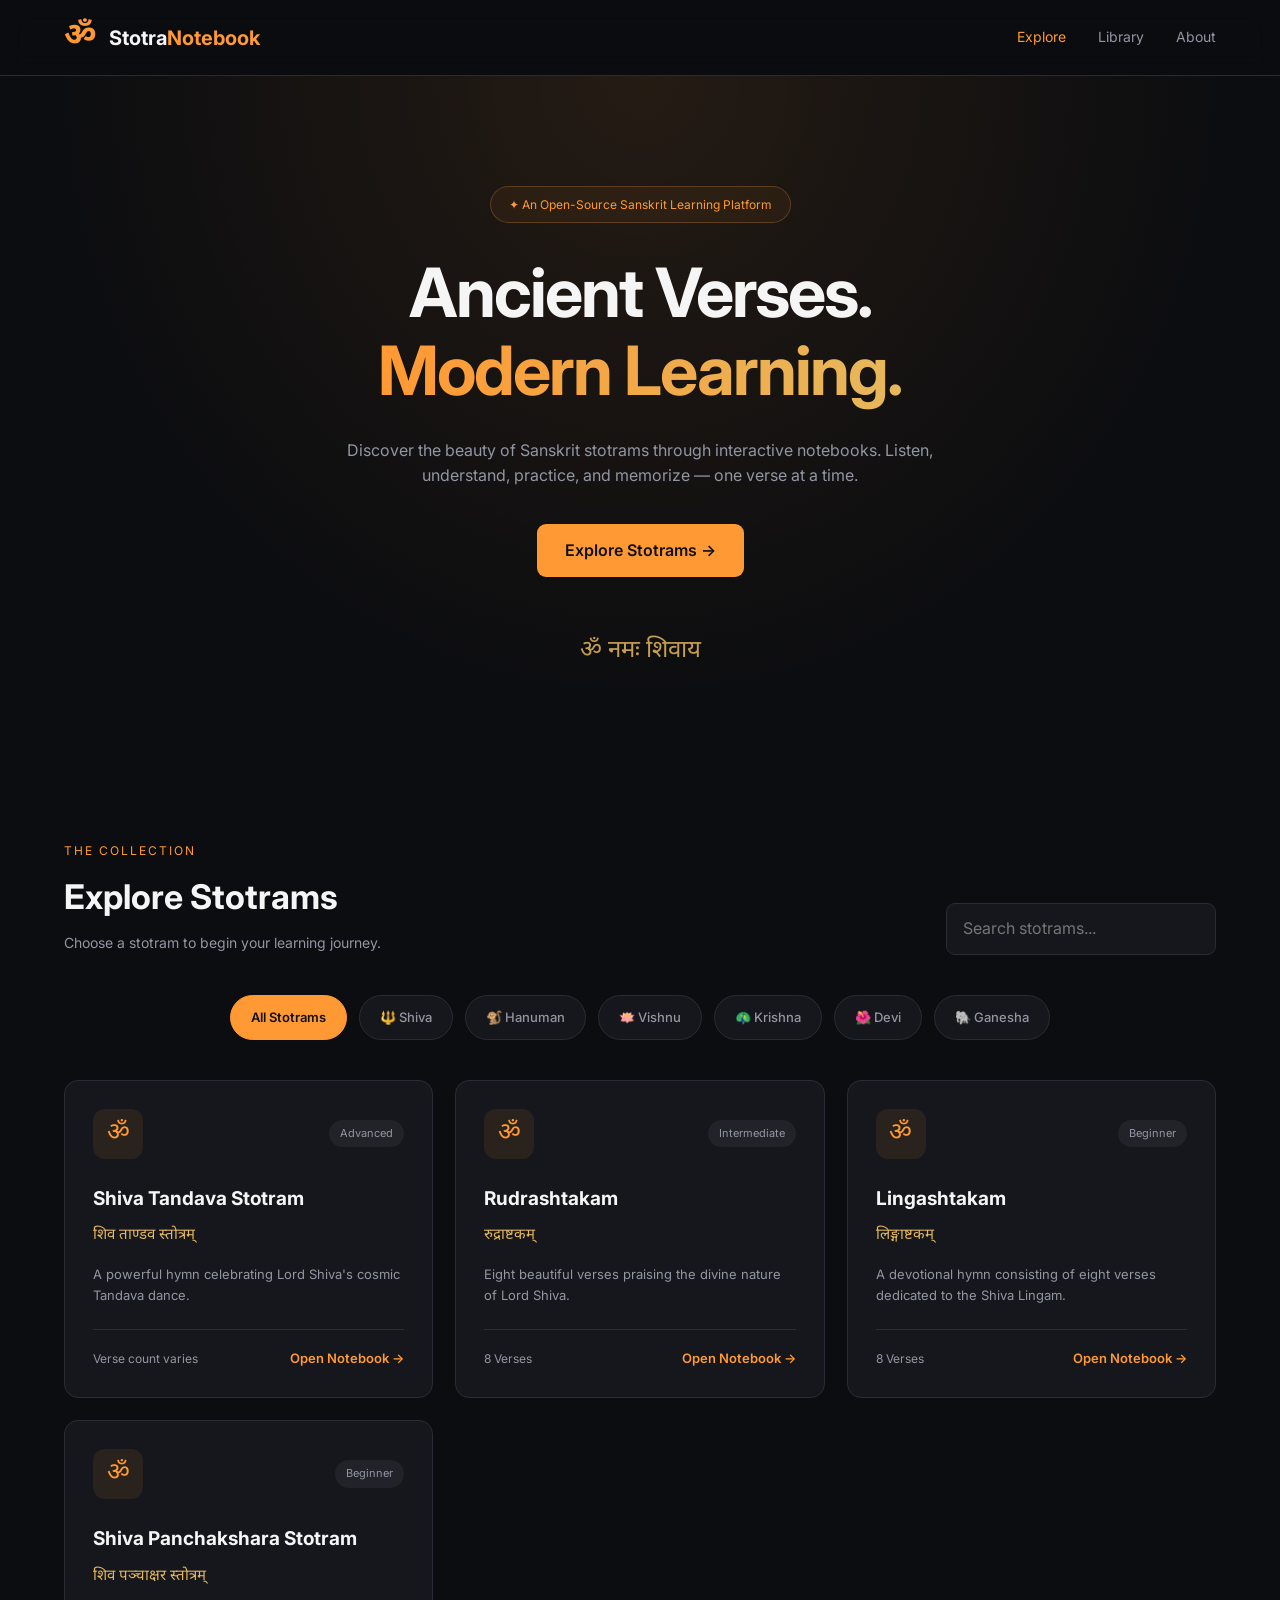
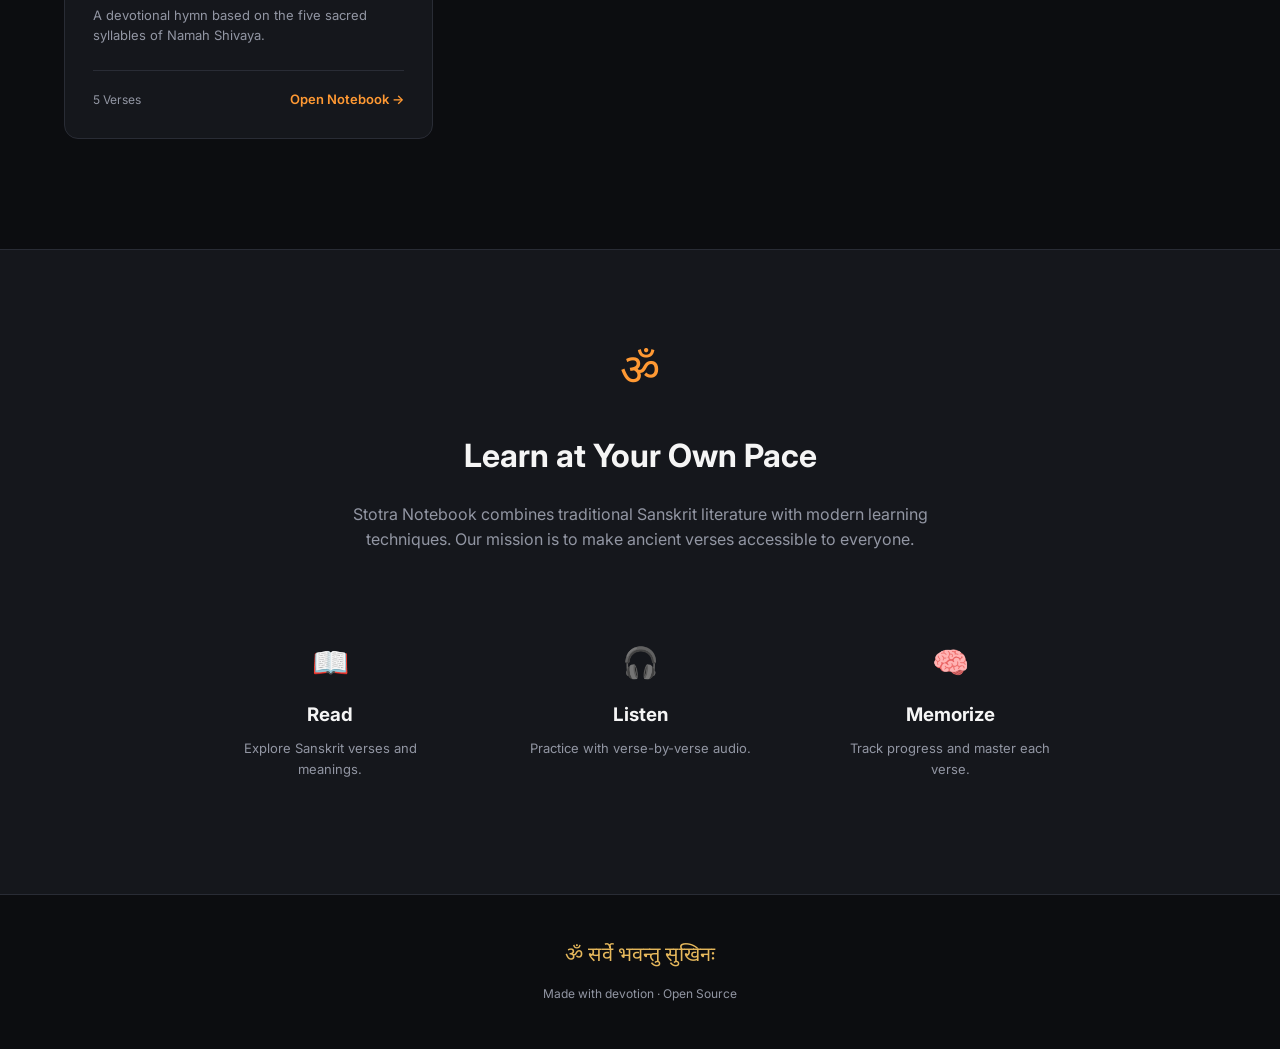
<file: index.html>
<!DOCTYPE html>
<html lang="en">
<head>
    <meta charset="UTF-8">
    <meta name="viewport" content="width=device-width, initial-scale=1.0">

    <title>Stotra Notebook | Learn Sanskrit Stotrams</title>

    <meta name="description"
          content="An interactive Sanskrit notebook to learn, listen to, and memorize Hindu stotrams.">

    <link rel="preconnect" href="https://fonts.googleapis.com">
    <link rel="preconnect" href="https://fonts.gstatic.com" crossorigin>

    <link href="https://fonts.googleapis.com/css2?family=Inter:wght@400;500;600;700&family=Noto+Sans+Devanagari:wght@400;500;600;700&display=swap"
          rel="stylesheet">

    <link rel="stylesheet" href="css/style.css">
</head>

<body>

    <!-- Navigation -->
    <header class="navbar">
        <div class="nav-container">

            <a href="index.html" class="logo">
                <span class="logo-icon">ॐ</span>
                <span>Stotra<span class="highlight">Notebook</span></span>
            </a>

            <nav class="nav-links">
                <a href="index.html" class="active">Explore</a>
                <a href="#library">Library</a>
                <a href="#about">About</a>
            </nav>

        </div>
    </header>

    <main>

        <!-- Hero -->
        <section class="hero">

            <div class="hero-badge">
                ✦ An Open-Source Sanskrit Learning Platform
            </div>

            <h1>
                Ancient Verses.<br>
                <span class="gradient-text">Modern Learning.</span>
            </h1>

            <p class="hero-description">
                Discover the beauty of Sanskrit stotrams through
                interactive notebooks. Listen, understand, practice,
                and memorize — one verse at a time.
            </p>

            <a href="#library" class="primary-btn">
                Explore Stotrams →
            </a>

            <div class="sanskrit-quote">
                ॐ नमः शिवाय
            </div>

        </section>

        <!-- Library -->
        <section id="library" class="library-section">

            <div class="section-header">

                <div>
                    <p class="section-label">THE COLLECTION</p>
                    <h2>Explore Stotrams</h2>
                    <p class="section-description">
                        Choose a stotram to begin your learning journey.
                    </p>
                </div>

                <div class="search-wrapper">
                    <input
                        type="search"
                        id="searchInput"
                        placeholder="Search stotrams..."
                        aria-label="Search stotrams"
                    >
                </div>

            </div>
            <div class="category-filters" id="categoryFilters">
                <button class="category-btn active" data-category="all">All Stotrams</button>
                <button class="category-btn" data-category="Shiva">🔱 Shiva</button>
                <button class="category-btn" data-category="Hanuman">🐒 Hanuman</button>
                <button class="category-btn" data-category="Vishnu">🪷 Vishnu</button>
                <button class="category-btn" data-category="Krishna">🦚 Krishna</button>
                <button class="category-btn" data-category="Devi">🌺 Devi</button>
                <button class="category-btn" data-category="Ganesha">🐘 Ganesha</button>
            </div>
            <!-- Dynamically generated cards -->
            <div id="stotramGrid" class="stotram-grid"></div>

            <p id="emptyState" class="empty-state" hidden>
                No stotrams found.
            </p>

        </section>

        <!-- About -->
        <section id="about" class="about-section">

            <div class="about-content">

                <span class="about-symbol">ॐ</span>

                <h2>Learn at Your Own Pace</h2>

                <p>
                    Stotra Notebook combines traditional Sanskrit
                    literature with modern learning techniques.
                    Our mission is to make ancient verses accessible
                    to everyone.
                </p>

                <div class="feature-grid">

                    <div class="feature">
                        <span>📖</span>
                        <h3>Read</h3>
                        <p>Explore Sanskrit verses and meanings.</p>
                    </div>

                    <div class="feature">
                        <span>🎧</span>
                        <h3>Listen</h3>
                        <p>Practice with verse-by-verse audio.</p>
                    </div>

                    <div class="feature">
                        <span>🧠</span>
                        <h3>Memorize</h3>
                        <p>Track progress and master each verse.</p>
                    </div>

                </div>

            </div>

        </section>

    </main>

    <footer>
        <p>ॐ सर्वे भवन्तु सुखिनः</p>
        <p>Made with devotion · Open Source</p>
    </footer>

    <script src="js/app.js"></script>

</body>
</html>
</file>
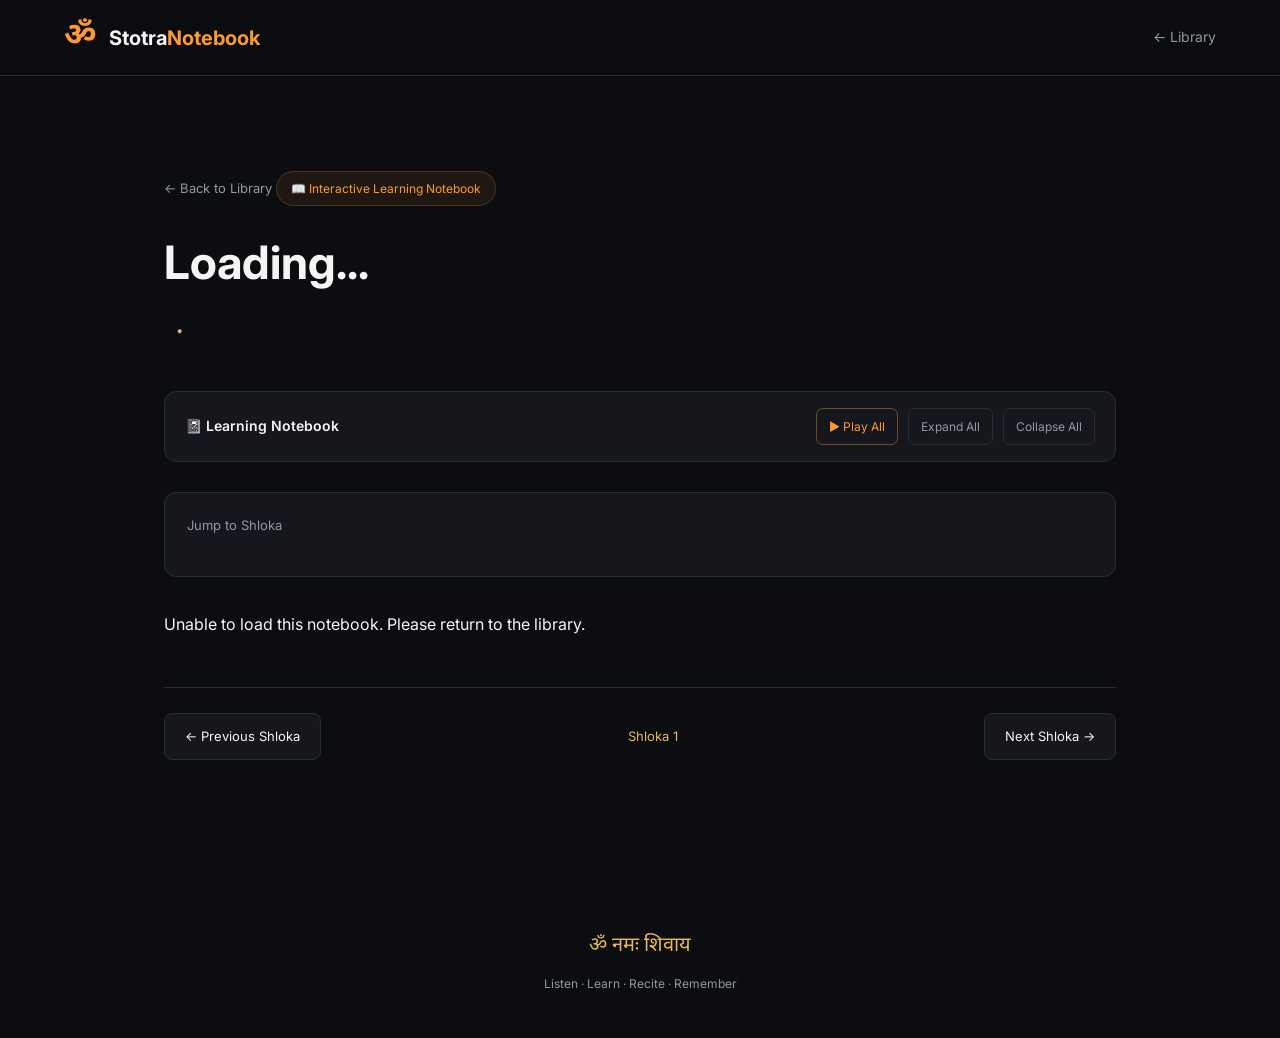
<file: notebook.html>
<!DOCTYPE html>
<html lang="en">

<head>
    <meta charset="UTF-8">
    <meta name="viewport" content="width=device-width, initial-scale=1.0">

    <title>Stotra Notebook | Learn Sanskrit</title>

    <link rel="preconnect" href="https://fonts.googleapis.com">
    <link rel="preconnect" href="https://fonts.gstatic.com" crossorigin>

    <link href="https://fonts.googleapis.com/css2?family=Inter:wght@400;500;600;700&family=Noto+Sans+Devanagari:wght@400;500;600;700&display=swap"
          rel="stylesheet">

    <link rel="stylesheet" href="css/style.css">
    <link rel="stylesheet" href="css/notebook.css">
</head>

<body>

    <!-- Navigation -->
    <header class="navbar">
        <div class="nav-container">

            <a href="index.html" class="logo">
                <span class="logo-icon">ॐ</span>
                <span>Stotra<span class="highlight">Notebook</span></span>
            </a>

            <nav class="nav-links">
                <a href="index.html">← Library</a>
            </nav>

        </div>
    </header>

    <main class="notebook-container">

        <!-- Notebook Header -->
        <section class="notebook-header">

            <a href="index.html" class="back-link">
                ← Back to Library
            </a>

            <div class="notebook-badge">
                📖 Interactive Learning Notebook
            </div>

            <h1 id="stotramTitle">Loading...</h1>

            <p id="stotramDescription"></p>

            <div class="notebook-stats">
                <span id="verseCount"></span>
                <span>•</span>
                <span id="difficulty"></span>
            </div>

        </section>

        <!-- Notebook Toolbar -->
        <div class="notebook-toolbar">

            <div class="toolbar-left">
                <span class="notebook-label">
                    📓 Learning Notebook
                </span>
            </div>

            <div class="toolbar-right">

                <button id="playAllBtn" class="toolbar-btn play-all-btn">
                    ▶ Play All
                </button>

                <button id="expandAllBtn" class="toolbar-btn">
                    Expand All
                </button>

                <button id="collapseAllBtn" class="toolbar-btn">
                    Collapse All
                </button>

            </div>

        </div>

        <!-- Verse Navigation -->
        <div class="verse-navigation">

            <div class="navigation-header">
                <span>Jump to Shloka</span>
                <span id="navigationCount"></span>
            </div>

            <div id="verseNavButtons" class="verse-nav-buttons">
            </div>

        </div>

        <!-- Notebook Cells -->
        <section id="notebookCells" class="notebook-cells">
        </section>

        <!-- Bottom Navigation -->
        <div class="bottom-navigation">

            <button id="previousVerseBtn" class="navigation-btn">
                ← Previous Shloka
            </button>

            <span id="currentVerseIndicator">
                Shloka 1
            </span>

            <button id="nextVerseBtn" class="navigation-btn">
                Next Shloka →
            </button>

        </div>

    </main>

    <footer>
        <p>ॐ नमः शिवाय</p>
        <p>Listen · Learn · Recite · Remember</p>
    </footer>

    <script src="js/audio.js"></script>
    <script src="js/notebook.js"></script>

</body>
</html>
</file>
<file: css/style.css>
/* =========================
   GLOBAL
========================= */

:root {
    --bg: #0c0d10;
    --surface: #15171c;
    --surface-hover: #1d2027;
    --border: #292c35;

    --text: #f5f5f5;
    --muted: #9296a3;

    --saffron: #ff9933;
    --gold: #e6b85c;

    --radius: 14px;
}

* {
    margin: 0;
    padding: 0;
    box-sizing: border-box;
}

html {
    scroll-behavior: smooth;
}

body {
    font-family: "Inter", sans-serif;
    background: var(--bg);
    color: var(--text);
    line-height: 1.6;
}

a {
    text-decoration: none;
    color: inherit;
}

button,
input {
    font: inherit;
}

button {
    cursor: pointer;
}

[hidden] {
    display: none !important;
}

/* =========================
   NAVIGATION
========================= */

.navbar {
    height: 76px;
    border-bottom: 1px solid var(--border);
    background: rgba(12, 13, 16, 0.92);
    backdrop-filter: blur(12px);

    position: sticky;
    top: 0;
    z-index: 100;
}

.nav-container {
    max-width: 1200px;
    height: 100%;
    margin: auto;
    padding: 0 24px;

    display: flex;
    align-items: center;
    justify-content: space-between;
}

.logo {
    display: flex;
    align-items: center;
    gap: 12px;

    font-size: 20px;
    font-weight: 700;
}

.logo-icon {
    color: var(--saffron);
    font-family: "Noto Sans Devanagari", sans-serif;
    font-size: 32px;
}

.highlight {
    color: var(--saffron);
}

.nav-links {
    display: flex;
    gap: 32px;
}

.nav-links a {
    color: var(--muted);
    font-size: 14px;
    transition: color 0.2s;
}

.nav-links a:hover,
.nav-links a.active {
    color: var(--saffron);
}

/* =========================
   HERO
========================= */

.hero {
    min-height: 580px;
    padding: 110px 24px 90px;

    display: flex;
    flex-direction: column;
    align-items: center;
    text-align: center;

    background:
        radial-gradient(
            ellipse at 50% 0%,
            rgba(255, 153, 51, 0.10),
            transparent 65%
        );
}

.hero-badge {
    border: 1px solid rgba(255, 153, 51, 0.25);
    background: rgba(255, 153, 51, 0.06);

    padding: 8px 18px;
    border-radius: 30px;

    font-size: 12px;
    color: var(--saffron);

    margin-bottom: 30px;
}

.hero h1 {
    font-size: clamp(38px, 6vw, 68px);
    line-height: 1.15;
    font-weight: 700;
    letter-spacing: -2px;
}

.gradient-text {
    background: linear-gradient(
        90deg,
        var(--saffron),
        var(--gold)
    );

    -webkit-background-clip: text;
    background-clip: text;
    color: transparent;
}

.hero-description {
    max-width: 620px;
    color: var(--muted);

    font-size: 16px;
    margin-top: 28px;
}

.primary-btn {
    display: inline-block;

    margin-top: 35px;
    padding: 14px 28px;

    background: var(--saffron);
    color: #111;

    font-weight: 600;
    border-radius: 9px;

    transition: all 0.2s;
}

.primary-btn:hover {
    background: var(--gold);
    transform: translateY(-2px);
}

.sanskrit-quote {
    margin-top: 55px;

    font-family: "Noto Sans Devanagari", sans-serif;
    font-size: 24px;

    color: var(--gold);
    opacity: 0.85;
}

/* =========================
   LIBRARY
========================= */

.library-section {
    max-width: 1200px;
    margin: auto;
    padding: 80px 24px 110px;
    scroll-margin-top: 76px;
}

.section-header {
    display: flex;
    justify-content: space-between;
    align-items: end;
    gap: 24px;

    margin-bottom: 40px;
}

.section-label {
    font-size: 12px;
    letter-spacing: 2px;
    color: var(--saffron);

    margin-bottom: 10px;
}

.section-header h2 {
    font-size: 34px;
}

.section-description {
    color: var(--muted);
    margin-top: 8px;
    font-size: 14px;
}

.search-wrapper input {
    width: 270px;

    padding: 12px 16px;
    background: var(--surface);

    border: 1px solid var(--border);
    border-radius: 9px;

    color: var(--text);
    outline: none;
}

.search-wrapper input:focus {
    border-color: var(--saffron);
}

/* =========================
   STOTRAM CARDS
========================= */

.stotram-grid {
    display: grid;
    grid-template-columns: repeat(3, 1fr);
    gap: 22px;
}

.stotram-card {
    background: var(--surface);
    border: 1px solid var(--border);

    border-radius: var(--radius);
    padding: 28px;

    display: flex;
    flex-direction: column;

    transition: all 0.25s;
}

.stotram-card:hover {
    transform: translateY(-5px);
    border-color: rgba(255, 153, 51, 0.45);
    background: var(--surface-hover);
}

.card-top {
    display: flex;
    justify-content: space-between;
    align-items: center;

    margin-bottom: 25px;
}

.card-symbol {
    width: 50px;
    height: 50px;

    display: flex;
    align-items: center;
    justify-content: center;

    background: rgba(255, 153, 51, 0.09);
    border-radius: 12px;

    color: var(--saffron);
    font-size: 25px;

    font-family: "Noto Sans Devanagari", sans-serif;
}

.difficulty {
    font-size: 11px;
    padding: 5px 11px;
    border-radius: 20px;

    background: rgba(255, 255, 255, 0.05);
    color: var(--muted);
}

.stotram-card h3 {
    font-size: 19px;
    margin-bottom: 10px;
}

.card-sanskrit {
    color: var(--gold);

    font-family: "Noto Sans Devanagari", sans-serif;
    font-size: 15px;

    margin-bottom: 16px;
}

.card-description {
    font-size: 13px;
    color: var(--muted);

    flex-grow: 1;
    margin-bottom: 24px;
}

.card-footer {
    display: flex;
    justify-content: space-between;
    align-items: center;

    padding-top: 18px;
    border-top: 1px solid var(--border);
}

.verse-count {
    color: var(--muted);
    font-size: 12px;
}

.open-btn {
    color: var(--saffron);
    font-size: 13px;
    font-weight: 600;
}

.open-btn:hover {
    color: var(--gold);
}

.empty-state {
    text-align: center;
    color: var(--muted);
    padding: 40px;
}

/* =========================
   ABOUT
========================= */

.about-section {
    background: var(--surface);
    border-top: 1px solid var(--border);
    border-bottom: 1px solid var(--border);

    padding: 90px 24px;
    scroll-margin-top: 76px;
}

.about-content {
    max-width: 900px;
    margin: auto;
    text-align: center;
}

.about-symbol {
    font-family: "Noto Sans Devanagari", sans-serif;
    font-size: 44px;
    color: var(--saffron);
}

.about-content h2 {
    font-size: 32px;
    margin: 20px 0;
}

.about-content > p {
    color: var(--muted);
    max-width: 600px;
    margin: auto;
}

.feature-grid {
    display: grid;
    grid-template-columns: repeat(3, 1fr);
    gap: 30px;

    margin-top: 60px;
}

.feature {
    padding: 25px;
}

.feature span {
    font-size: 30px;
}

.feature h3 {
    margin: 14px 0 8px;
}

.feature p {
    color: var(--muted);
    font-size: 13px;
}

/* =========================
   FOOTER
========================= */

footer {
    text-align: center;
    padding: 45px 20px;
}

footer p:first-child {
    font-family: "Noto Sans Devanagari", sans-serif;
    color: var(--gold);
    font-size: 20px;
}

footer p:last-child {
    color: var(--muted);
    font-size: 12px;
    margin-top: 12px;
}

/* =========================
   RESPONSIVE
========================= */

@media (max-width: 900px) {

    .stotram-grid {
        grid-template-columns: repeat(2, 1fr);
    }

}

@media (max-width: 650px) {

    .navbar {
        height: 65px;
    }

    .logo {
        font-size: 16px;
    }

    .nav-links {
        gap: 15px;
    }

    .nav-links a {
        font-size: 12px;
    }

    .hero {
        min-height: auto;
        padding: 90px 20px 70px;
    }

    .hero h1 {
        letter-spacing: -1px;
    }

    .section-header {
        flex-direction: column;
        align-items: stretch;
    }

    .search-wrapper input {
        width: 100%;
    }

    .stotram-grid {
        grid-template-columns: 1fr;
    }

    .feature-grid {
        grid-template-columns: 1fr;
        gap: 10px;
    }

    .library-section {
        padding: 60px 20px;
    }

}

/* CATEGORY FILTERS */

.category-filters {
    display: flex;
    flex-wrap: wrap;
    justify-content: center;
    gap: 12px;
    margin: 30px 0 40px;
}

.category-btn {
    background: var(--surface);
    color: var(--muted);
    border: 1px solid var(--border);
    padding: 11px 20px;
    border-radius: 30px;
    font-size: 13px;
    font-weight: 500;
    cursor: pointer;
    transition: all 0.25s ease;
}

.category-btn:hover {
    color: var(--saffron);
    border-color: var(--saffron);
    transform: translateY(-2px);
}

.category-btn.active {
    background: var(--saffron);
    color: #111;
    border-color: var(--saffron);
    font-weight: 600;
}

@media (max-width: 650px) {
    .category-filters {
        flex-wrap: nowrap;
        justify-content: flex-start;
        overflow-x: auto;
        padding-bottom: 12px;
        scrollbar-width: thin;
    }

    .category-btn {
        white-space: nowrap;
        flex-shrink: 0;
    }
}
</file>
<file: css/notebook.css>
/* =========================
   NOTEBOOK LAYOUT
========================= */

.notebook-container {
    max-width: 1000px;
    margin: auto;
    padding: 60px 24px 100px;
}

.back-link {
    color: var(--muted);
    font-size: 13px;
}

.back-link:hover {
    color: var(--saffron);
}

.notebook-header {
    margin-bottom: 50px;
}

.notebook-badge {
    display: inline-block;

    margin-top: 35px;
    margin-bottom: 20px;

    padding: 7px 14px;

    background: rgba(255, 153, 51, 0.08);
    border: 1px solid rgba(255, 153, 51, 0.2);

    border-radius: 20px;

    font-size: 12px;
    color: var(--saffron);
}

.notebook-header h1 {
    font-size: clamp(30px, 5vw, 46px);
    margin-bottom: 15px;
}

.notebook-header > p {
    color: var(--muted);
    max-width: 700px;
}

.notebook-stats {
    display: flex;
    gap: 12px;

    margin-top: 20px;

    color: var(--gold);
    font-size: 13px;
}

/* =========================
   TOOLBAR
========================= */

.notebook-toolbar {
    display: flex;
    justify-content: space-between;
    align-items: center;

    gap: 15px;

    background: var(--surface);
    border: 1px solid var(--border);

    padding: 16px 20px;
    border-radius: 12px;

    margin-bottom: 30px;
}

.notebook-label {
    font-size: 14px;
    font-weight: 600;
}

.toolbar-right {
    display: flex;
    gap: 10px;
}

.toolbar-btn {
    background: transparent;
    border: 1px solid var(--border);

    padding: 8px 12px;
    border-radius: 7px;

    color: var(--muted);
    font-size: 12px;

    transition: 0.2s;
}

.toolbar-btn:hover {
    color: var(--saffron);
    border-color: var(--saffron);
}

/* =========================
   NOTEBOOK CELLS
========================= */

.notebook-cells {
    display: flex;
    flex-direction: column;
    gap: 28px;
}

.notebook-cell {
    display: grid;
    grid-template-columns: 75px 1fr;

    background: var(--surface);
    border: 1px solid var(--border);

    border-radius: 12px;
    overflow: hidden;

    transition: border-color 0.2s;
}

.notebook-cell:hover {
    border-color: rgba(255, 153, 51, 0.35);
}

.cell-number {
    padding: 28px 10px;

    color: var(--saffron);
    font-family: monospace;
    font-size: 12px;

    text-align: center;

    border-right: 1px solid var(--border);
    background: rgba(0, 0, 0, 0.12);
}

.cell-content {
    padding: 30px;
}

.cell-heading {
    display: flex;
    justify-content: space-between;
    align-items: center;

    margin-bottom: 30px;
}

.cell-heading h3 {
    font-size: 15px;
    color: var(--muted);
}

.cell-symbol {
    color: var(--gold);
    font-size: 20px;
}

/* =========================
   SANSKRIT VERSE
========================= */

.sanskrit-verse {
    font-family: "Noto Sans Devanagari", sans-serif;

    font-size: clamp(19px, 2.5vw, 25px);
    line-height: 2.2;

    color: var(--text);
    text-align: center;

    padding: 20px 0 35px;

    white-space: pre-line;
}

/* =========================
   AUDIO PLACEHOLDER
========================= */

.audio-controls {
    display: flex;
    justify-content: center;
    gap: 12px;

    margin-bottom: 25px;
}

.audio-btn {
    padding: 10px 18px;

    background: rgba(255, 153, 51, 0.1);
    color: var(--saffron);

    border: 1px solid rgba(255, 153, 51, 0.25);
    border-radius: 8px;

    font-size: 13px;
}

.audio-btn:disabled {
    opacity: 0.5;
    cursor: not-allowed;
}

/* =========================
   TRANSLATIONS
========================= */

.translation-section {
    border-top: 1px solid var(--border);
    padding-top: 20px;
}

.translation-section details {
    margin-bottom: 15px;
}

.translation-section summary {
    cursor: pointer;

    color: var(--gold);
    font-size: 13px;
    font-weight: 600;

    padding: 8px 0;
}

.translation-content {
    padding: 15px 0;

    color: var(--muted);
    font-size: 14px;
    line-height: 1.9;
}

.transliteration {
    font-style: italic;
}

/* =========================
   RESPONSIVE
========================= */

@media (max-width: 650px) {

    .notebook-container {
        padding: 35px 15px 70px;
    }

    .notebook-toolbar {
        flex-direction: column;
        align-items: stretch;
    }

    .toolbar-right {
        justify-content: space-between;
    }

    .notebook-cell {
        grid-template-columns: 1fr;
    }

    .cell-number {
        text-align: left;
        padding: 12px 20px;

        border-right: none;
        border-bottom: 1px solid var(--border);
    }

    .cell-content {
        padding: 20px;
    }

    .sanskrit-verse {
        font-size: 19px;
    }

}

/* =========================
   AUDIO PLAYER
========================= */

.audio-controls {
    display: block;
    margin-bottom: 30px;
}

.stotra-audio-player {
    background: #101216;
    border: 1px solid var(--border);

    border-radius: 12px;
    padding: 20px;

    width: 100%;
}

.player-main {
    display: flex;
    align-items: center;
    gap: 20px;
}

.play-btn {
    background: var(--saffron);
    color: #111;

    border: none;
    border-radius: 8px;

    padding: 12px 20px;

    font-weight: 600;
    font-size: 13px;

    white-space: nowrap;
    cursor: pointer;

    min-width: 95px;
}

.play-btn:hover {
    background: var(--gold);
}

.progress-container {
    flex: 1;
    min-width: 0;
}

.audio-progress {
    width: 100%;
    cursor: pointer;
    accent-color: var(--saffron);
}

.audio-timestamps {
    display: flex;
    justify-content: space-between;

    font-size: 11px;
    color: var(--muted);

    margin-top: 5px;
}

.player-options {
    display: flex;
    justify-content: flex-end;
    align-items: center;
    gap: 15px;

    margin-top: 18px;
}

.speed-control {
    display: flex;
    align-items: center;
    gap: 8px;

    font-size: 12px;
    color: var(--muted);
}

.speed-select {
    background: var(--surface);
    color: var(--text);

    border: 1px solid var(--border);
    border-radius: 6px;

    padding: 7px;
    cursor: pointer;
}

.loop-btn {
    background: transparent;
    color: var(--muted);

    border: 1px solid var(--border);
    border-radius: 7px;

    padding: 8px 12px;
    font-size: 12px;

    cursor: pointer;
}

.loop-btn:hover,
.loop-btn.active {
    color: var(--saffron);
    border-color: var(--saffron);
}

.audio-error {
    color: #ff7777;
    font-size: 12px;
    margin-top: 12px;
}

@media (max-width: 650px) {

    .stotra-audio-player {
        padding: 15px;
    }

    .player-main {
        gap: 12px;
    }

    .play-btn {
        padding: 10px 12px;
        min-width: 75px;
    }

    .player-options {
        justify-content: space-between;
    }

}

/* =========================
   VERSE NAVIGATION
========================= */

.verse-navigation {
    background: var(--surface);
    border: 1px solid var(--border);

    border-radius: 12px;
    padding: 22px;

    margin-bottom: 35px;
}

.navigation-header {
    display: flex;
    justify-content: space-between;

    margin-bottom: 18px;

    font-size: 13px;
    color: var(--muted);
}

.verse-nav-buttons {
    display: flex;
    flex-wrap: wrap;
    gap: 10px;
}

.verse-nav-btn {
    width: 42px;
    height: 42px;

    background: var(--bg);
    border: 1px solid var(--border);

    color: var(--muted);
    border-radius: 8px;

    font-size: 13px;
    cursor: pointer;

    transition: 0.2s;
}

.verse-nav-btn:hover {
    border-color: var(--saffron);
    color: var(--saffron);
}

.verse-nav-btn.active {
    background: var(--saffron);
    border-color: var(--saffron);
    color: #111;

    font-weight: 700;
}

/* =========================
   PLAY ALL
========================= */

.play-all-btn {
    color: var(--saffron);
    border-color: rgba(255, 153, 51, 0.4);
}

.play-all-btn.playing {
    background: var(--saffron);
    color: #111;
}

/* =========================
   BOTTOM NAVIGATION
========================= */

.bottom-navigation {
    display: flex;
    justify-content: space-between;
    align-items: center;

    gap: 15px;
    margin-top: 50px;

    padding: 25px 0;
    border-top: 1px solid var(--border);
}

.navigation-btn {
    background: var(--surface);
    border: 1px solid var(--border);

    padding: 12px 20px;
    border-radius: 8px;

    color: var(--text);
    cursor: pointer;

    font-size: 13px;
    transition: 0.2s;
}

.navigation-btn:hover:not(:disabled) {
    color: var(--saffron);
    border-color: var(--saffron);
}

.navigation-btn:disabled {
    opacity: 0.3;
    cursor: not-allowed;
}

#currentVerseIndicator {
    color: var(--gold);
    font-size: 13px;
    text-align: center;
}

/* =========================
   RESPONSIVE
========================= */

@media (max-width: 650px) {

    .verse-navigation {
        padding: 16px;
    }

    .verse-nav-btn {
        width: 38px;
        height: 38px;
    }

    .toolbar-right {
        flex-wrap: wrap;
    }

    .bottom-navigation {
        gap: 8px;
    }

    .navigation-btn {
        padding: 10px;
        font-size: 11px;
    }

}
</file>
